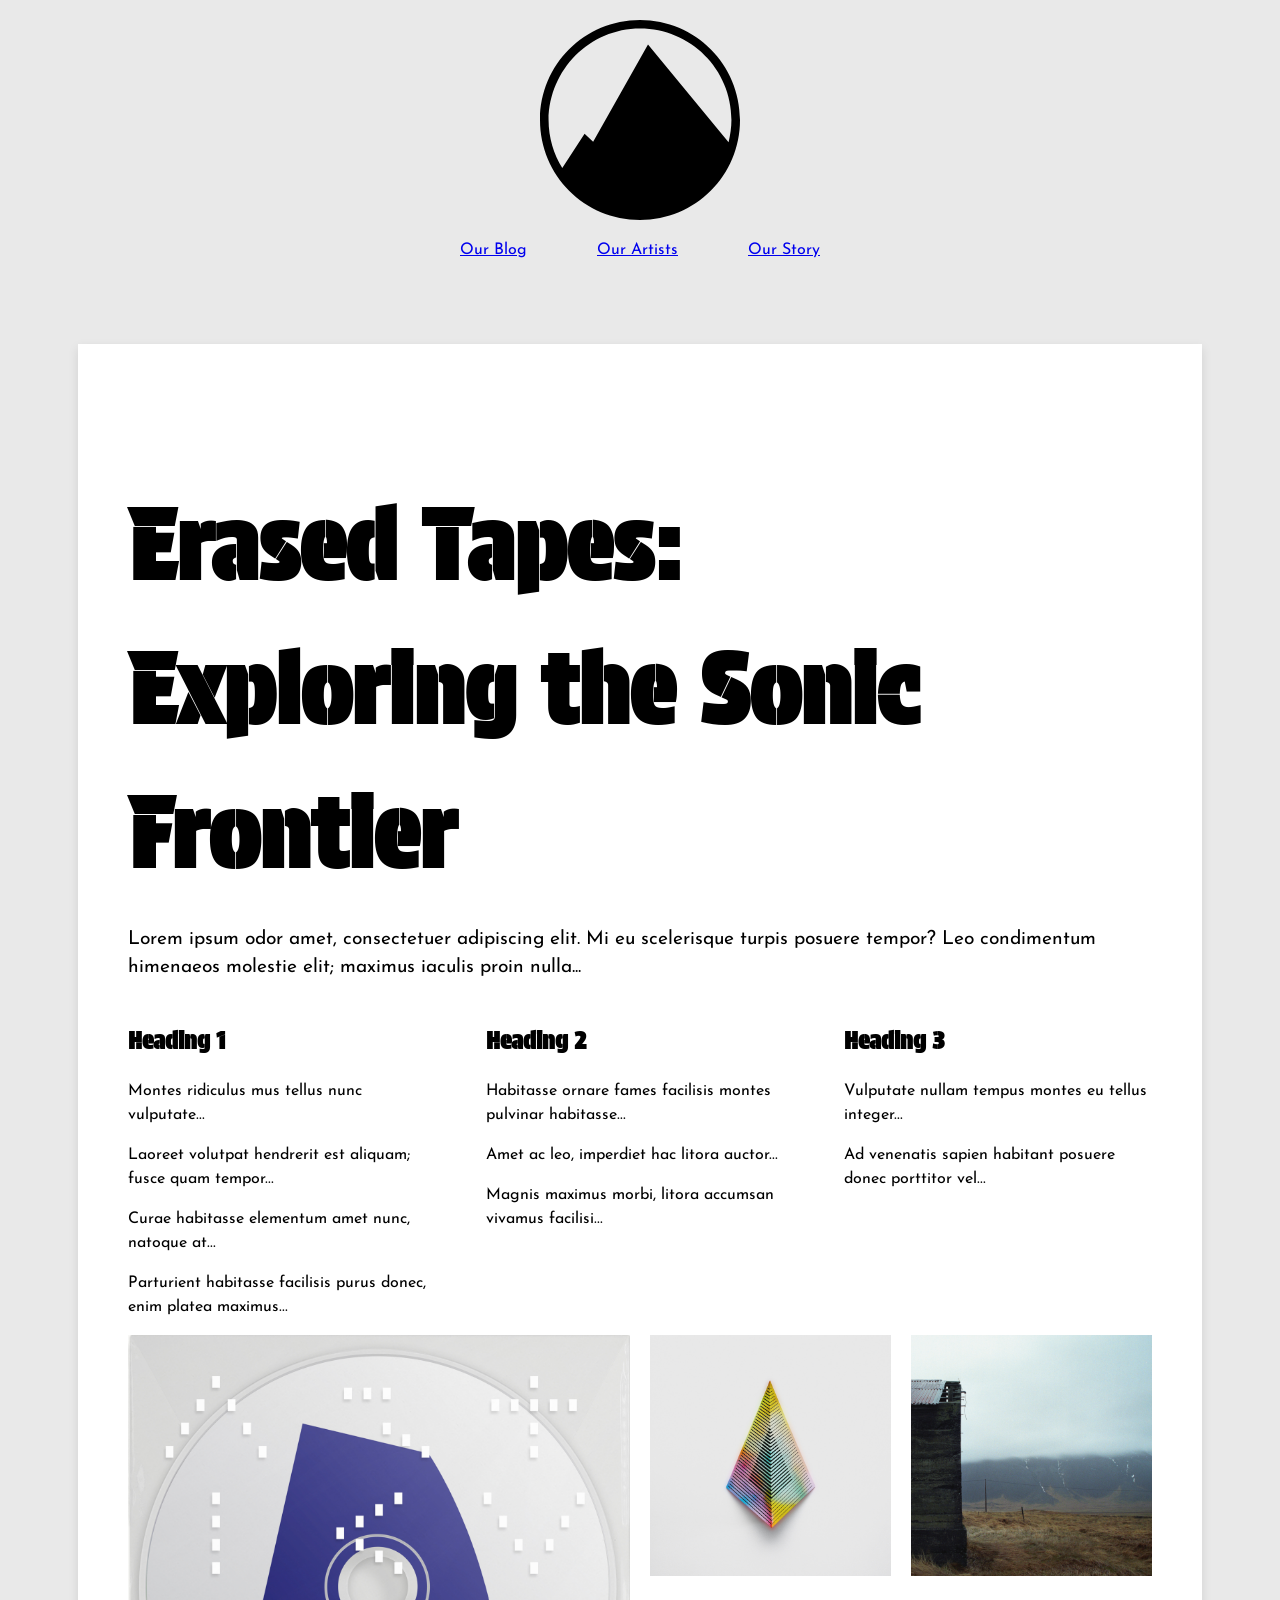
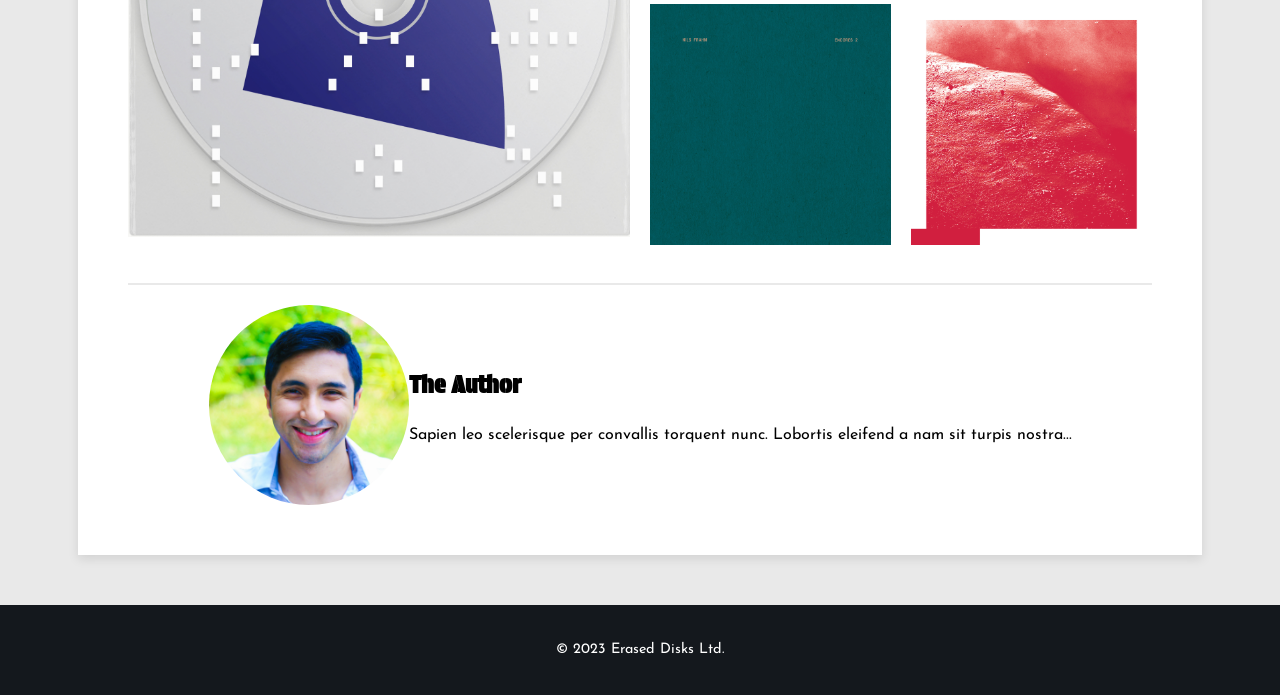
<file: task1/task1.html>
<!DOCTYPE html>
<html lang="en">
<head>
    <meta charset="UTF-8">
    <meta name="viewport" content="width=device-width, initial-scale=1.0">
    <title>Erased Tapes: Exploring the Sonic Frontier</title>
    <link rel="stylesheet" href="task1.css">
</head>

<body>
    <header>
        <div class="logo">
            <img src="./images/logo.svg" alt="Erased Tapes Logo">
        </div>
        <nav>
            <ul>
                <li><a href="#">Our Blog</a></li>
                <li><a href="#">Our Artists</a></li>
                <li><a href="#">Our Story</a></li>
            </ul>
        </nav>
    </header>

    <main>
        <article>
            <h1>Erased Tapes:<br>Exploring the Sonic Frontier</h1>
            <p class="intro">
                Lorem ipsum odor amet, consectetuer adipiscing elit. Mi eu scelerisque turpis posuere tempor? Leo
                condimentum himenaeos molestie elit; maximus iaculis proin nulla...
            </p>

            <section class="grid-container">
                <div class="section">
                    <h2>Heading 1</h2>
                    <p>Montes ridiculus mus tellus nunc vulputate...</p>
                    <p>Laoreet volutpat hendrerit est aliquam; fusce quam tempor...</p>
                    <p>Curae habitasse elementum amet nunc, natoque at...</p>
                    <p>Parturient habitasse facilisis purus donec, enim platea maximus...</p>
                </div>

                <div class="section">
                    <h2>Heading 2</h2>
                    <p>Habitasse ornare fames facilisis montes pulvinar habitasse...</p>
                    <p>Amet ac leo, imperdiet hac litora auctor...</p>
                    <p>Magnis maximus morbi, litora accumsan vivamus facilisi...</p>
                </div>

                <div class="section">
                    <h2>Heading 3</h2>
                    <p>Vulputate nullam tempus montes eu tellus integer...</p>
                    <p>Ad venenatis sapien habitant posuere donec porttitor vel...</p>
                </div>
            </section>

            <section class="image-gallery parent">
                <div class="div1"><img src="./images/articulation.jpg" alt="Articulation Album Cover"></div>
                <div class="div2"><img src="./images/blurred.jpg" alt="Blurred Album Cover"></div>
                <div class="div3"><img src="./images/eulogy-for-evolution.jpg" alt="Eulogy for Evolution Cover"></div>
                <div class="div4"><img src="./images/encores-2.jpg" alt="Encores 2 Album Cover"></div>
                <div class="div5"><img src="./images/the-cell.jpg" alt="The Cell Album Cover"></div>
            </section>

            <section class="author-section">
                <div class="author-image">
                    <img src="./images/profile_picture.jpg" alt="Author's profile picture">
                </div>
                <div class="author-text">
                    <h2>The Author</h2>
                    <p>
                        Sapien leo scelerisque per convallis torquent nunc. Lobortis eleifend a nam sit turpis nostra...
                    </p>
                </div>
            </section>
        </article>
    </main>

    <footer>
        <p>&copy; 2023 Erased Disks Ltd.</p>
    </footer>
</body>
</html>
</file>
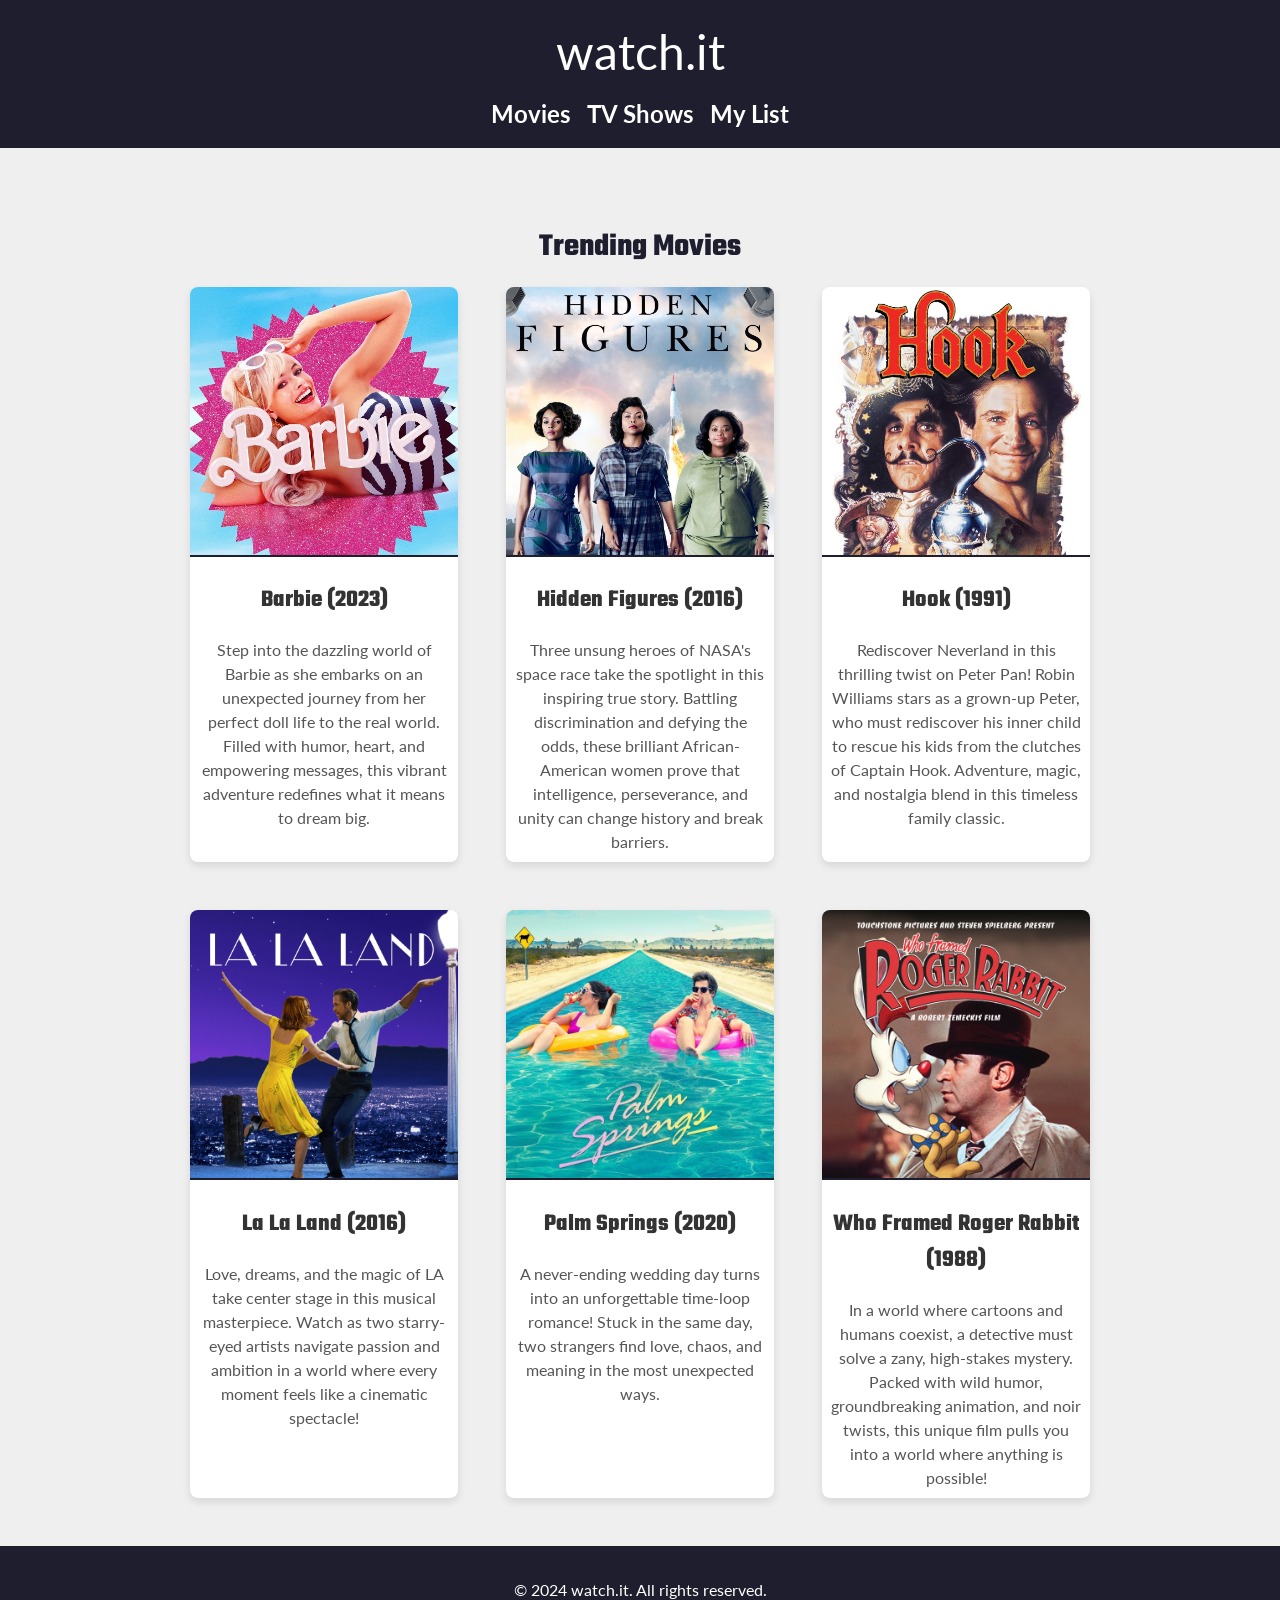
<file: task2/task2.html>
<!DOCTYPE html>
<html lang="en">
<head>
    <meta charset="UTF-8" />
    <meta name="viewport" content="width=device-width, initial-scale=1.0" />
    <title>watch.it - Movie Streaming</title>

    <!-- Google Fonts -->
    <link href="https://fonts.googleapis.com/css2?family=Teko:wght@400;700&family=Lato:wght@300;400;700&display=swap" rel="stylesheet" />

    <!-- CSS -->
    <link rel="stylesheet" href="task2.css" />
</head>
<body>
    <header>
        <div class="logo">watch.it</div>
        <nav>
            <ul class="nav-links">
                <li><a href="#movies">Movies</a></li>
                <li><a href="#tv-shows">TV Shows</a></li>
                <li><a href="#my-list">My List</a></li>
            </ul>
        </nav>
    </header>

    <main class="main-container">
        <section id="movies" class="movie-section">
            <h1>Trending Movies</h1>
            <div class="movie-grid">
                
                <div class="movie-box">
                    <img src="images/barbie.jpg" alt="Barbie movie poster" />
                    <h2>Barbie (2023)</h2>
                    <p>
                        Step into the dazzling world of Barbie as she embarks on an unexpected journey from her perfect doll life to the real world. 
                        Filled with humor, heart, and empowering messages, this vibrant adventure redefines what it means to dream big.
                    </p>
                </div>

                <div class="movie-box">
                    <img src="images/hidden-figures.jpg" alt="Hidden Figures movie poster" />
                    <h2>Hidden Figures (2016)</h2>
                    <p>
                        Three unsung heroes of NASA's space race take the spotlight in this inspiring true story.
                        Battling discrimination and defying the odds, these brilliant African-American women prove that intelligence, perseverance, 
                        and unity can change history and break barriers.
                    </p>
                </div>

                <div class="movie-box">
                    <img src="images/hook.jpg" alt="Hook movie poster" />
                    <h2>Hook (1991)</h2>
                    <p>
                        Rediscover Neverland in this thrilling twist on Peter Pan! Robin Williams stars as a grown-up Peter,
                        who must rediscover his inner child to rescue his kids from the clutches of Captain Hook.
                        Adventure, magic, and nostalgia blend in this timeless family classic.
                    </p>
                </div>

                <div class="movie-box">
                    <img src="images/la-la-land.jpg" alt="La La Land movie poster" />
                    <h2>La La Land (2016)</h2>
                    <p>
                        Love, dreams, and the magic of LA take center stage in this musical masterpiece. 
                        Watch as two starry-eyed artists navigate passion and ambition in a world where every moment feels like a cinematic spectacle!
                    </p>
                </div>

                <div class="movie-box">
                    <img src="images/palm-springs.jpg" alt="Palm Springs movie poster" />
                    <h2>Palm Springs (2020)</h2>
                    <p>
                        A never-ending wedding day turns into an unforgettable time-loop romance!
                        Stuck in the same day, two strangers find love, chaos, and meaning in the most unexpected ways.
                    </p>
                </div>

                <div class="movie-box">
                    <img src="images/who-framed-roger-rabbit.jpg" alt="Who Framed Roger Rabbit movie poster" />
                    <h2>Who Framed Roger Rabbit (1988)</h2>
                    <p>
                        In a world where cartoons and humans coexist, a detective must solve a zany, high-stakes mystery. 
                        Packed with wild humor, groundbreaking animation, and noir twists, this unique film pulls you into a world where anything is possible!
                    </p>
                </div>
                
            </div>
        </section>
    </main>

    <footer>
        <p>&copy; 2024 watch.it. All rights reserved.</p>
    </footer>
</body>
</html>
</file>
<file: task1/task1.css>
/* Import fonts */
@import url('https://fonts.googleapis.com/css2?family=Josefin+Sans:wght@400;700&family=Protest+Guerrilla&display=swap');

/* Base styling */
body {
    font-family: 'Josefin Sans', sans-serif;
    background-color: #e9e9e9;
    margin: 0;
    padding: 0;
    line-height: 1.5;
}

h1, h2, h3 {
    font-family: 'Protest Guerrilla', sans-serif;
}

header {
    background-color: #e9e9e9;
    text-align: center;
    padding: 20px 0;
}

nav ul {
    list-style-type: none;
    display: inline-flex;
    gap: 12px;
    padding: 0;
    margin: 0;
}

nav ul li {
    color: #000;
    cursor: pointer;
    padding: 10px 20px;
    border-bottom: 2px solid transparent;
    transition: border-bottom 0.3s ease;
}

nav ul li:hover {
    border-bottom: 2px solid #000;
}

/* Logo responsiveness */
.logo img {
    width: 80px;
}

main {
    margin-left: 100px auto;
    padding: 12px;
    background-color: white;
    box-shadow: 0 4px 10px rgba(0, 0, 0, 0.1);
}

/* Typography */
h1 {
    font-size: 3rem;
    margin-bottom: 20px;
}

.intro {
    font-size: 1.2rem;
    margin-bottom: 20px;
}

.grid-container {
    display: grid;
    grid-template-columns: 1fr;
    gap: 12px;
}

/* Section layout */
.parent {
    display: grid;
    grid-template-columns: repeat(1fr);
    grid-template-rows: repeat(1fr);
    gap: 10; /* Remove gap between images */
}
    
.div1 {
    grid-column: span 2 / span 2;
    grid-row: span 2 / span 2;
}

.div2 {
    grid-column-start: 3;
}

.div3 {
    grid-column-start: 4;
}

.div4 {
    grid-column-start: 3;
    grid-row-start: 2;
}

.div5 {
    grid-column-start: 4;
    grid-row-start: 2;
}

.div1 img, .div2 img, .div3 img, .div4 img, .div5 img {
    width: 100%;
    height: auto;
    margin: 0; /* Ensure no margin between images */
    padding: 0; /* Ensure no padding */
}


/* Author section */
.author-section {
    display: flex;
    flex-direction: row;
    align-items: center;
    justify-content:center;
    margin-top: 30px;
    padding-top: 20px;
    border-top: 2px solid #e9e9e9;
}

/* Parent container to hold the image and text */
.author-container {
    /* display: flex; */
    /* flex-direction: column; Stack the image and text vertically */
    /* align-items: center; Center-aligns both the image and text */
    /* justify-content: center; */
    /* text-align: center; Centers the text inside the container */
    /* margin: 0 auto; Ensure the container is centered horizontally */
    display: table;
    /* border: 2px solid green; */
    margin: 0 auto;
}

/* Styling for the image */
.author-image img {
    width: 200px;
    height: 200px; /* Set height to make it a circle */
    border-radius: 50%; /* Makes the image circular */
    /* object-fit: cover; Ensures the image stays within the circle */
    /* margin-top: 50px; */
    /* transform: translateX(600px); */
    display: flex;
    vertical-align:middle;
}

/* Styling for the text */
.author-text {
    /* max-width: 600px; */
    /* margin-top: 20px; Adds space between the image and the text */
    /* text-align: center; Centers the text */
    /* transform: translateY(-100px); */
    display: table-cell;
    vertical-align:middle;
}


@media (max-width: 720px) {
    .author-section {
        flex-direction: column;
    }

    .author-text {
        text-align: center;
    }
}

footer {
    background-color: #14181d;
    color: white;
    padding: 20px;
    text-align: center;
    font-size: 0.9rem;
}

/* Responsive design */
@media (min-width: 540px) {
    nav ul {
        gap: 20px;
    }

    main {
        margin: 50px auto;
        padding: 20px;
    }

    .grid-container {
        gap: 20px;
    }

    .parent {
        gap: 20px;
    }
}

@media (min-width: 720px) {
    .logo img {
        width: 80px;
    }

    .grid-container {
        grid-template-columns: repeat(2, 1fr);
        gap: 30px;
    }

    main {
        padding: 30px;
    }
}

@media (min-width: 1024px) {
    .logo img {
        width: 200px;
    }

    nav ul {
        gap: 30px;
    }

    main {
        padding: 50px;
        max-width: 1024px;
    }

    h1 {
        font-size: 6rem;
    }

    .grid-container {
        grid-template-columns: repeat(3, 1fr);
        gap: 50px;
    }

    /* .parent {
        gap: 50px;
    } */
}
</file>
<file: task2/task2.css>
/* Base Styles */
body {
    margin: 0;
    font-family: 'Lato', sans-serif;
    line-height: 1.5;
    color: #333;
    background-color: #EFEFEF; /* changed from #F9F9F9 */
}

h1, h2, button {
    font-family: 'Teko', sans-serif;
}

a {
    text-decoration: none;
    color: inherit;
}

/* Header and Navigation */
header {
    display: flex;
    flex-direction: column;
    align-items: center;
    padding: 16px;
    background-color: #1E1E2F; /* changed from #20232A */
    color: #FFFFFF;
}

header .logo {
    font-size: 2em;
    margin-bottom: 8px;
}

nav {
    display: flex;
    justify-content: center;
    align-items: center;
}

.nav-links {
    list-style: none;
    display: flex;
    gap: 16px;
    padding: 0;
    margin: 0;
}

.nav-links a {
    font-size: 1.2em;
    color: #FFFFFF;
    font-weight: 700;
    transition: color 0.3s;
}

.nav-links a:hover {
    color: #00BFFF; /* updated hover color */
}

/* Main Container */
.main-container {
    max-width: 900px;
    margin: 0 auto;
    padding: 16px;
}

/* Section Title */
.movie-section h1 {
    font-size: 2em;
    margin-bottom: 16px;
    text-align: center;
    color: #1E1E2F; /* matches updated header */
}

/* Movie Grid Layout */
.movie-grid {
    display: grid;
    grid-template-columns: repeat(3, 1fr);
    gap: 16px;
}

.movie-box {
    background-color: #FFFFFF;
    border-radius: 8px;
    box-shadow: 0 4px 8px rgba(0, 0, 0, 0.1);
    overflow: hidden;
    text-align: center;
    transition: transform 0.3s;
}

.movie-box:hover {
    transform: translateY(-10px);
}

.movie-box img {
    width: 100%;
    height: auto;
    border-bottom: 2px solid #1E1E2F;
}

.movie-box p {
    margin: 8px 0;
    padding: 0 8px;
}

.movie-box p:first-child {
    font-size: 1.5em;
    font-weight: bold;
    color: #1E1E2F;
}

.movie-box p:last-child {
    font-size: 1em;
    color: #555;
}

/* Footer Styles */
footer {
    text-align: center;
    padding: 16px;
    background-color: #1E1E2F; /* updated to match header */
    color: #FFFFFF;
}

/* Responsive Design */
@media (min-width: 720px) {
    header .logo {
        font-size: 3em;
    }
    .nav-links a {
        font-size: 1.5em;
    }
    .main-container {
        padding: 32px;
    }
    .movie-grid {
        gap: 32px;
    }
}

@media (min-width: 1024px) {
    .main-container {
        padding: 48px;
    }
    .movie-grid {
        gap: 48px;
    }
}
</file>
